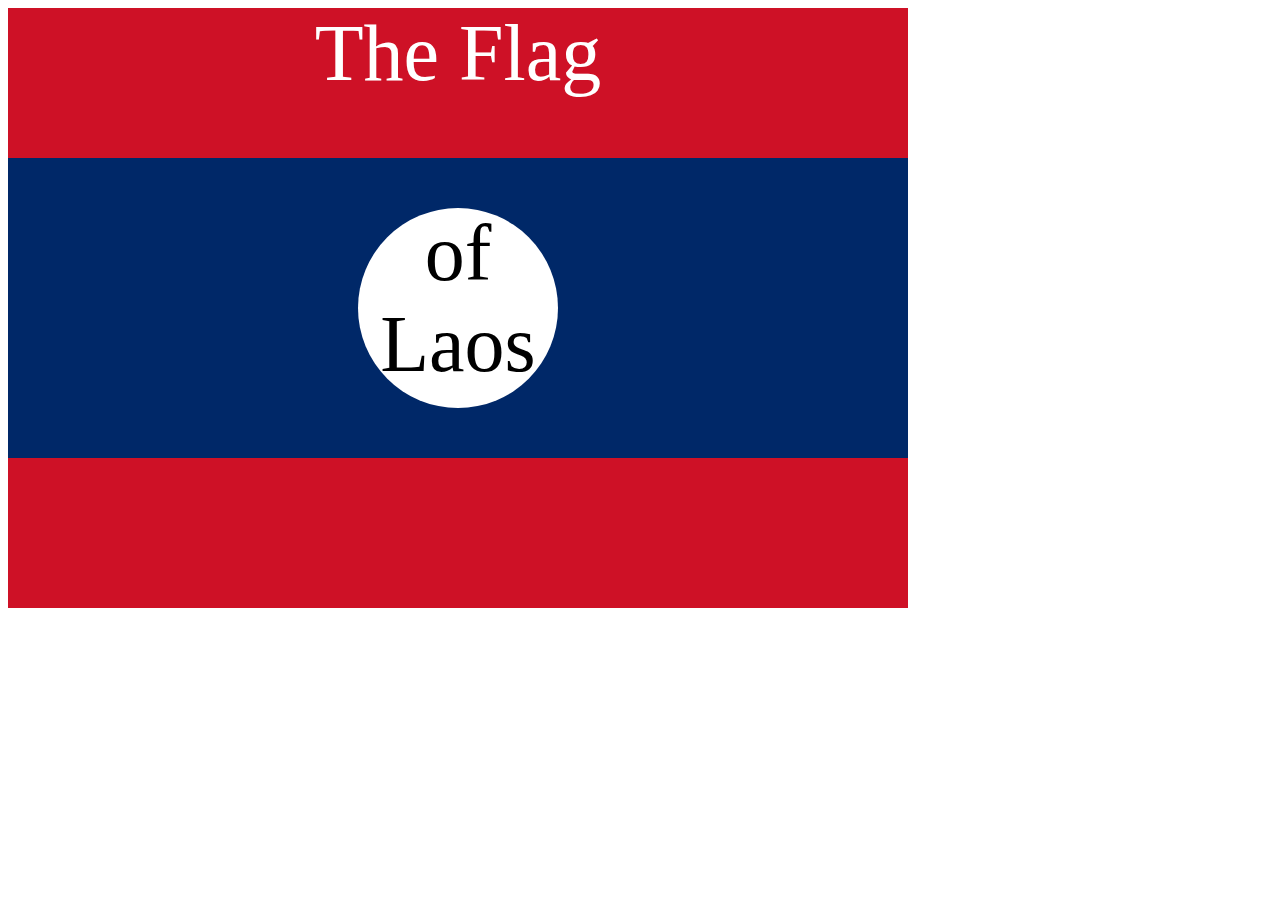
<file: Flag_of_laos/index.html>
<!DOCTYPE html>
<html lang="en">
  <head>
    <meta charset="UTF-8" />
    <title>CSS Flag Project</title>
    <style>
      .flag {
        background-color: #ce1126;
        width: 900px;
        height: 600px;
        position: relative;
      }

      p {
        margin: 0;
        text-align: center;
        font-size: 5rem;
        color: white;
      }

      .flag > div {
        width: 100%;
        height: 300px;
        position: absolute;
        top: 150px;
        background-color: #002868;
      }

      .flag > div > div {
        background-color: white;
        border-radius: 50%;
        width: 200px;
        height: 200px;
        position: relative;
        left: 350px;
        top: 50px;
      }
      .flag div div p {
        color: black;
      }
    </style>
  </head>
  <body>
    <div class="flag">
      <p>The Flag</p>
      <div>
        <div>
          <p>of Laos</p>
        </div>
      </div>
    </div>
  </body>
</html>
</file>
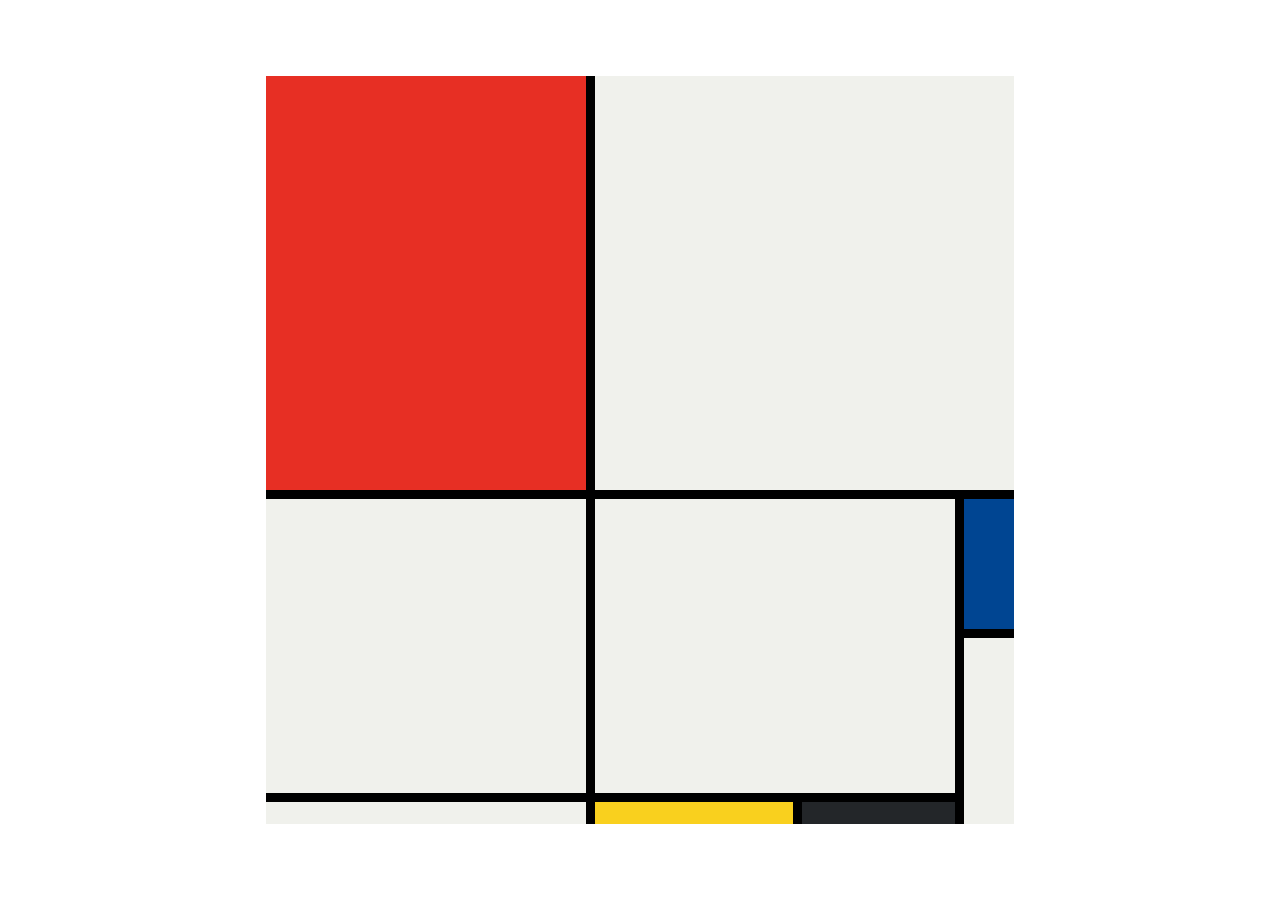
<file: Mondrian_Painting/index.html>
<!DOCTYPE html>
<html lang="en">
  <head>
    <meta charset="UTF-8" />
    <meta name="viewport" content="width=device-width, initial-scale=1.0" />
    <title>Mondrian Project</title>
    <style>
      body {
        display: flex;
        justify-content: center;
        align-items: center;
        height: 100vh;
        margin: 0;
        padding: 0;
      }

      .container {
        display: grid;
        gap: 9px;
        grid-template-columns: 320px 198px 153px 50px;
        grid-template-rows: 414px 130px 155px 22px;

        height: 748px;
        width: 748px;
        background-color: black;
      }
      .item {
        background-color: #f0f1ec;
      }
      .red {
        background-color: #e72f24;
      }
      .white1 {
        background-color: #f0f1ec;
        grid-column: span 3;
      }
      .white2 {
        background-color: #f0f1ec;
        grid-row: span 2;
      }
      .white3 {
        background-color: #f0f1ec;
        grid-row: span 2;
        grid-area: 2 /2/4/4;
      }
      .blue {
        background-color: #004592;
      }
      .white4 {
        background-color: f0f1ec;
        grid-row: span 2;
      }
      .yellow {
        background-color: #f9d01e;
      }
      .black {
        background-color: #232629;
      }
    </style>
  </head>

  <body>
    <div class="container">
      <div class="item red"></div>
      <div class="item white1"></div>
      <div class="item white2"></div>
      <div class="item white3"></div>
      <div class="item blue"></div>
      <div class="item white4"></div>
      <div class="item"></div>
      <div class="item yellow"></div>
      <div class="item black"></div>
    </div>
  </body>
</html>
</file>
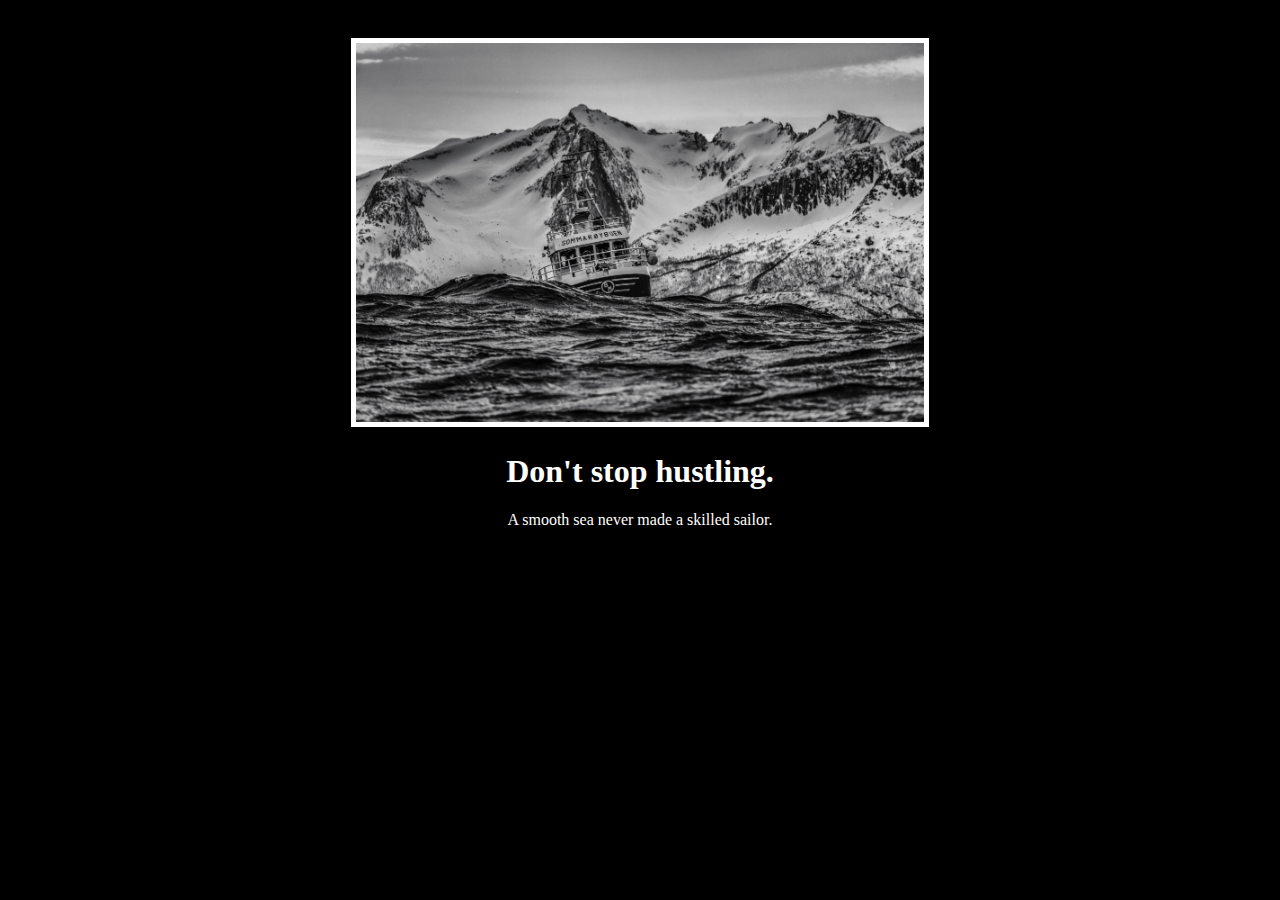
<file: Motivational_Quote_Project/index.html>
<!DOCTYPE html>
<html lang="en">
  <head>
    <meta charset="UTF-8" />
    <meta name="viewport" content="width=device-width, initial-scale=1.0" />
    <title>Motivational Meme Website</title>
    <link rel="stylesheet" href="./style.css" />
    <link rel="preconnect" href="https://fonts.googleapis.com" />
    <link rel="preconnect" href="https://fonts.gstatic.com" crossorigin />
    <link
      href="https://fonts.googleapis.com/css2?family=Libre+Baskerville&display=swap"
      rel="stylesheet"
    />
  </head>
  <body>
    <div>
      <img src="./assets/images/sea.jpg" alt="ship in storm" />
      <h1>Don't stop hustling.</h1>
      <p>A smooth sea never made a skilled sailor.</p>
    </div>
  </body>
</html>
</file>
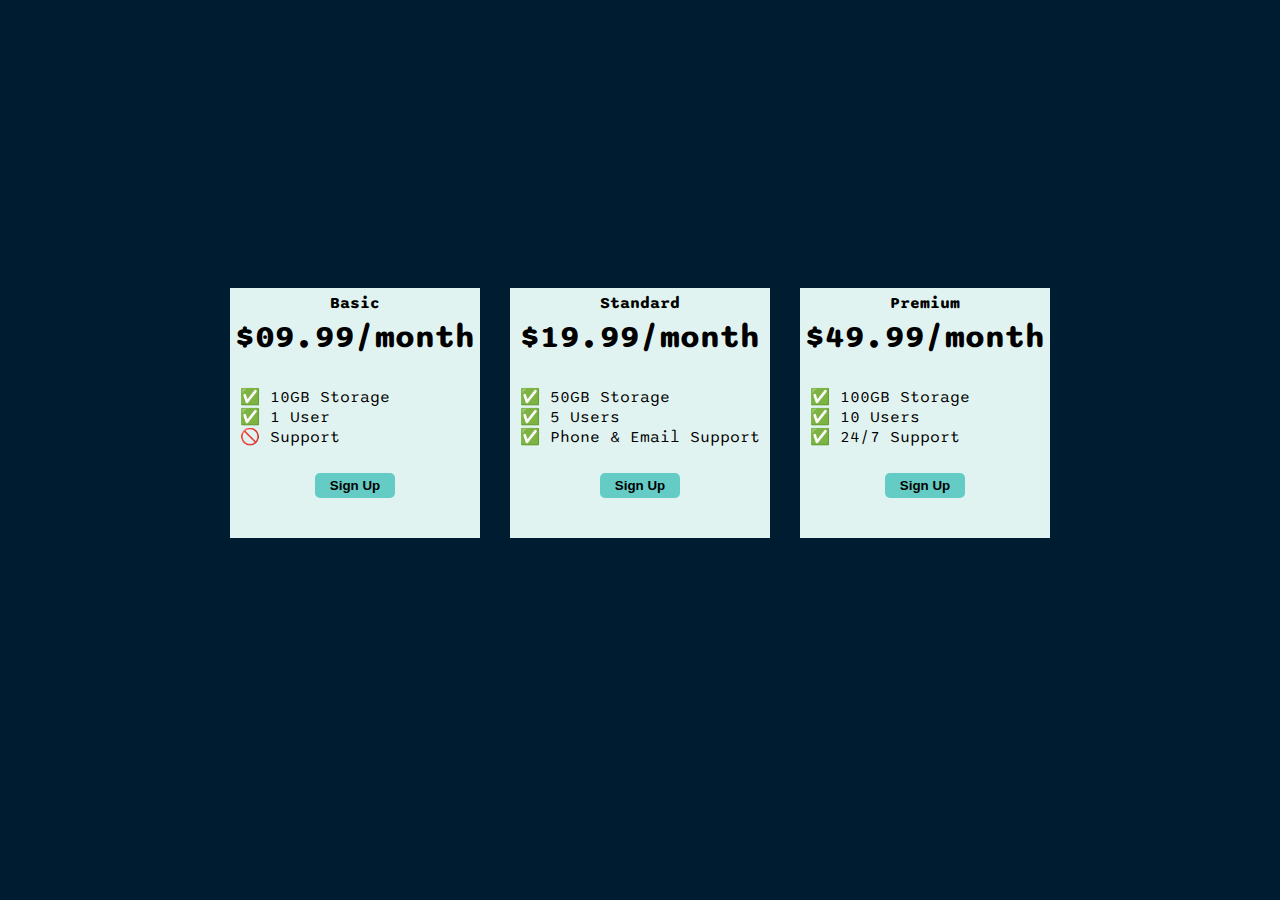
<file: Pricing_table/index.html>
<!DOCTYPE html>
<html>
  <head>
    <title>Flexbox Pricing Table</title>
    <link rel="preconnect" href="https://fonts.googleapis.com" />
    <link rel="preconnect" href="https://fonts.gstatic.com" crossorigin />
    <link
      href="https://fonts.googleapis.com/css2?family=Sono:wght@400;700&display=swap"
      rel="stylesheet"
    />
    <style>
      body {
        font-family: "Sono", sans-serif;
        background-color: #001c30;
        text-align: center;
      }
      .pricing-container {
        display: flex;
        gap: 30px;
        height: 90vh;
        align-items: center;
        /* flex-wrap: wrap; */
        justify-content: center;
      }
      .pricing-plan {
        /* flex:1; */
        background-color: #e1f3f1;
        max-width: 300px;
        height: 250px;
      }
      .plan-title {
        font-weight: bold;
        padding-top: 5px;
      }
      .plan-price {
        font-weight: bold;
        font-size: 2rem;
        padding: 5px;
      }
      .plan-features {
        list-style: none;
        text-align: start;
        /* text-align:center; */
        padding: 10px;
      }
      .plan-button {
        border: none;
        background-color: #64ccc5;
        border-radius: 5px;
        width: 80px;
        height: 25px;
        font-weight: 600;
        line-height: 2px;
      }

      /* Hint: What can you do with a media query and flexbox? */
      @media (max-width: 1250px) {
        .pricing-container {
          flex-direction: column;
          height: 100%;
        }
      }
    </style>
  </head>

  <body>
    <div class="pricing-container">
      <div class="pricing-plan">
        <div class="plan-title">Basic</div>
        <div class="plan-price">$09.99/month</div>
        <ul class="plan-features">
          <li>✅ 10GB Storage</li>
          <li>✅ 1 User</li>
          <li>🚫 Support</li>
        </ul>
        <button class="plan-button">Sign Up</button>
      </div>
      <div class="pricing-plan">
        <div class="plan-title">Standard</div>
        <div class="plan-price">$19.99/month</div>
        <ul class="plan-features">
          <li>✅ 50GB Storage</li>
          <li>✅ 5 Users</li>
          <li>✅ Phone &amp; Email Support</li>
        </ul>
        <button class="plan-button">Sign Up</button>
      </div>
      <div class="pricing-plan">
        <div class="plan-title">Premium</div>
        <div class="plan-price">$49.99/month</div>
        <ul class="plan-features">
          <li>✅ 100GB Storage</li>
          <li>✅ 10 Users</li>
          <li>✅ 24/7 Support</li>
        </ul>
        <button class="plan-button">Sign Up</button>
      </div>
    </div>
  </body>
</html>
</file>
<file: Motivational_Quote_Project/style.css>
* {
  background-color: black;
  color: white;
  text-align: center;
}

div {
  width: 50%;
  margin-left: 25%;
}

#main-text {
  font-family: "Libre Baskerville", serif;
  text-transform: uppercase;
}

img {
  margin-top: 30px;
  width: 90%;
  border: 5px solid white;
}
</file>
